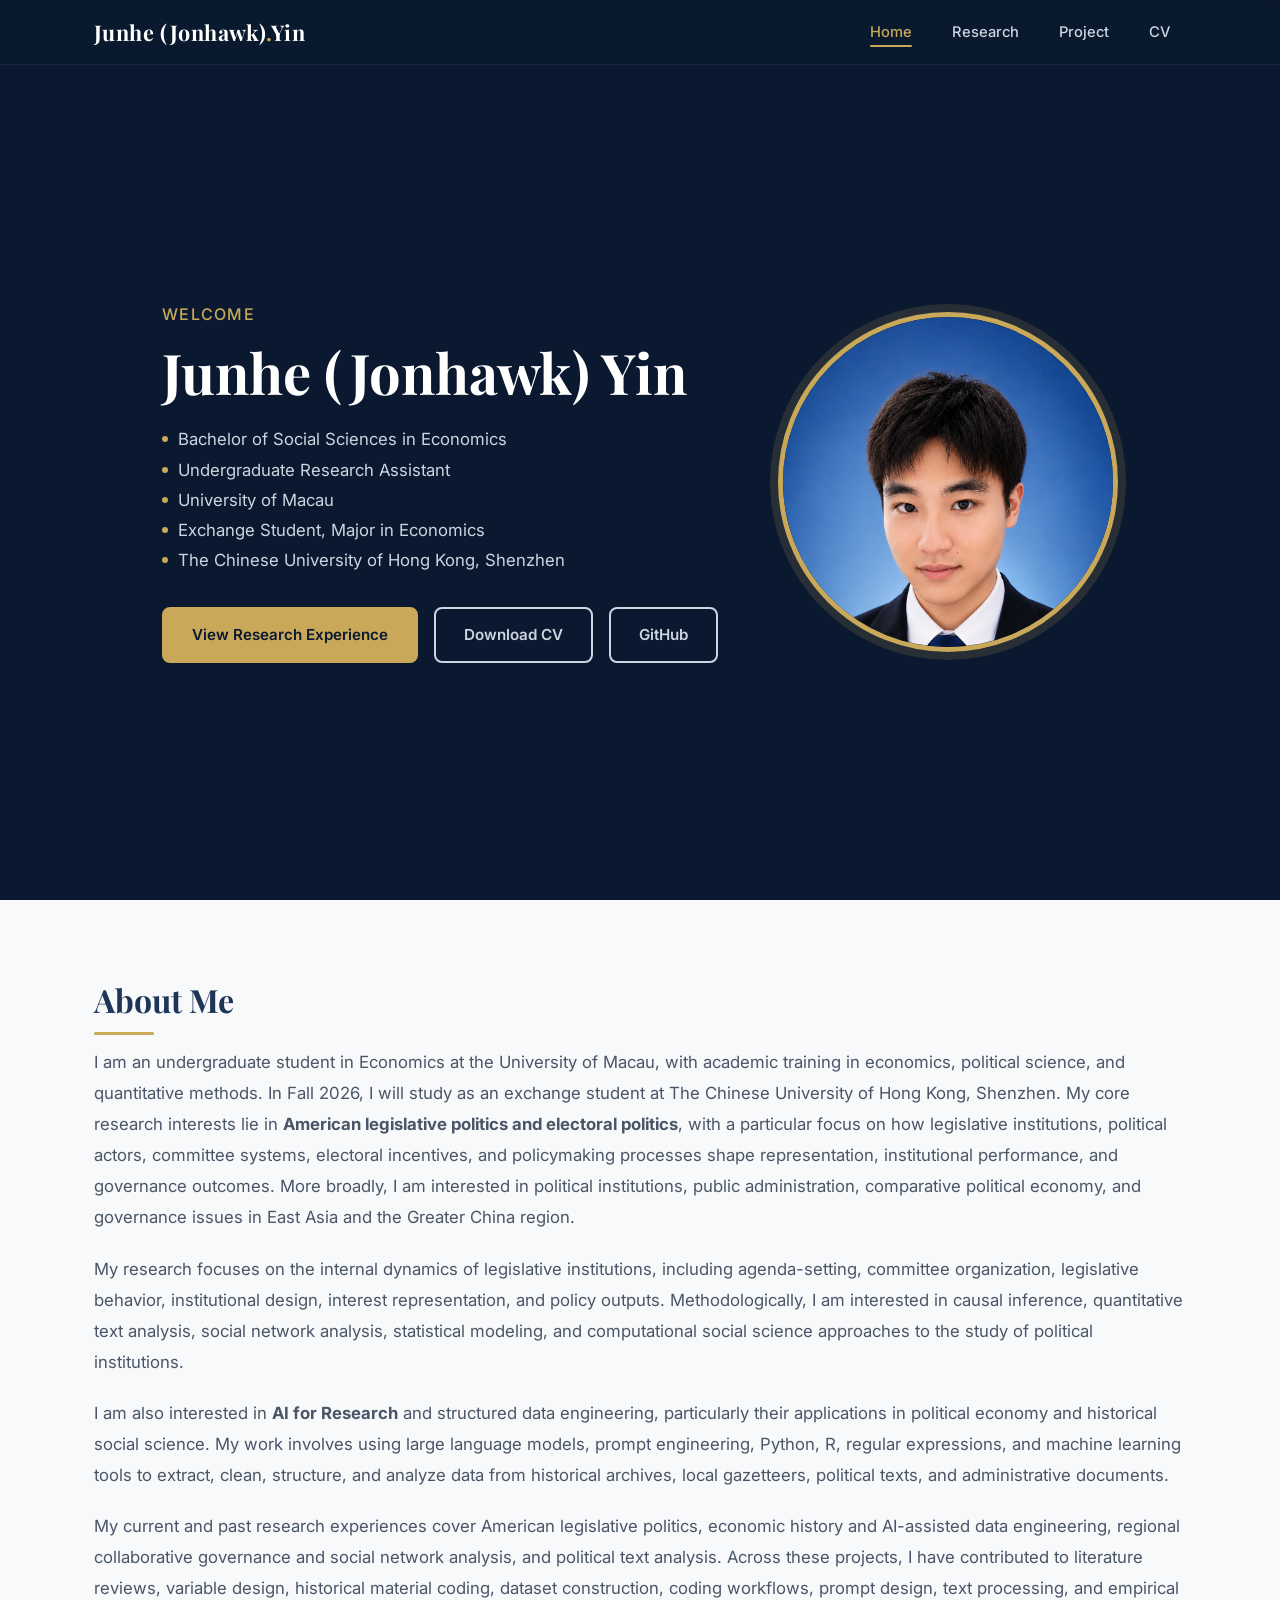
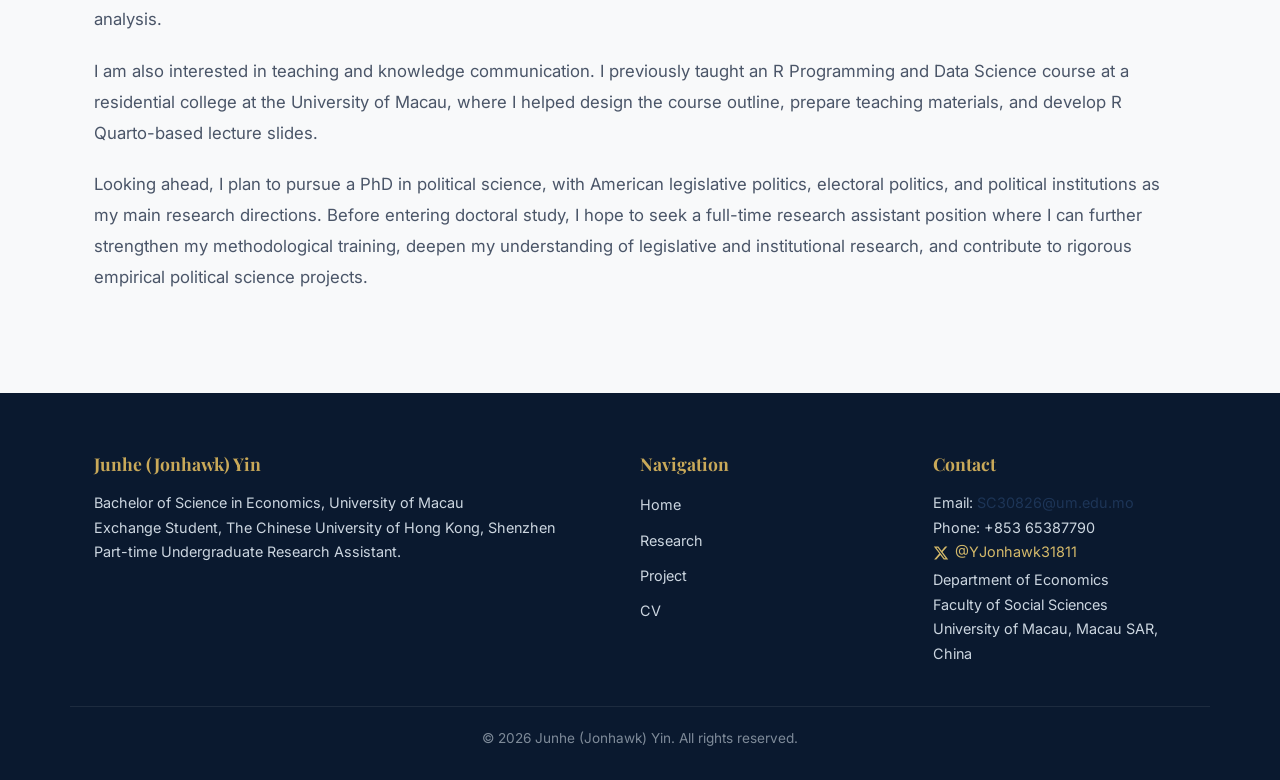
<file: index.html>
<!DOCTYPE html>
<html lang="en">
<head>
    <meta charset="UTF-8">
    <meta name="viewport" content="width=device-width, initial-scale=1.0">
    <title>Home | Junhe (Jonhawk) Yin</title>

    <meta name="google-site-verification" content="0E7UenBRxOjwbAGi5gpJ-2bU0Xsmihh_o_62zTsqPNQ" />

    <link rel="preconnect" href="https://fonts.googleapis.com">
    <link rel="preconnect" href="https://fonts.gstatic.com" crossorigin>
    <link href="https://fonts.googleapis.com/css2?family=Inter:wght@300;400;500;600;700&family=Merriweather:wght@300;400&family=Playfair+Display:wght@400;600;700&display=swap" rel="stylesheet">
    <link rel="stylesheet" href="css/style.css">
</head>
<body>

    <!-- ========== HEADER ========== -->
    <header class="site-header">
        <div class="nav-inner">
            <a href="index.html" class="nav-logo">Junhe (Jonhawk)<span class="dot">.</span>Yin</a>
            <button class="hamburger" aria-label="Toggle navigation">
                <span></span><span></span><span></span>
            </button>
            <ul class="nav-links">
                <li><a href="index.html" class="active">Home</a></li>
                <li><a href="research.html">Research</a></li>
                <li><a href="project.html">Project</a></li>
                <li><a href="CV.html">CV</a></li>
<!--                 <li><a href="Poliprompt_Package.html">PoliPrompt</a></li> -->
            </ul>
        </div>
    </header>

    <!-- ========== HERO ========== -->
    <section class="hero">
        <div class="hero-grid">
            <div class="hero-text">
                <p class="hero-greeting">Welcome</p>
                <h1 class="hero-name">Junhe (Jonhawk) Yin</h1>
                <ul class="hero-titles">
                    <li>Bachelor of Social Sciences in Economics</li>
                    <li>Undergraduate Research Assistant</li>
                    <li>University of Macau</li>
                    <li>Exchange Student, Major in Economics</li>
                    <li>The Chinese University of Hong Kong, Shenzhen</li>
                </ul>
                <div class="hero-buttons">
                    <a href="research.html" class="btn btn-gold">View Research Experience</a>
                    <a href="YIN_CV.pdf" download class="btn btn-outline">Download CV</a>
                    <a href="https://github.com/JONHAWK-JH-YIN" target="_blank" class="btn btn-outline">GitHub</a>
                </div>
            </div>
            <img src="IMG_8127.png" alt="Photo of Junhe (Jonhawk) Yin" class="hero-photo">
        </div>
    </section>

    <!-- ========== ABOUT ========== -->
    <section class="section">
        <div class="container">
            <h2 class="section-heading reveal">About Me</h2>
            <div class="about-text reveal" data-delay="100">
                <p>
                    I am an undergraduate student in Economics at the University of Macau, with academic training in economics, political science, and quantitative methods. In Fall 2026, I will study as an exchange student at The Chinese University of Hong Kong, Shenzhen. My core research interests lie in <strong>American legislative politics and electoral politics</strong>, with a particular focus on how legislative institutions, political actors, committee systems, electoral incentives, and policymaking processes shape representation, institutional performance, and governance outcomes. More broadly, I am interested in political institutions, public administration, comparative political economy, and governance issues in East Asia and the Greater China region.
                </p>
                <p>
                    My research focuses on the internal dynamics of legislative institutions, including agenda-setting, committee organization, legislative behavior, institutional design, interest representation, and policy outputs. Methodologically, I am interested in causal inference, quantitative text analysis, social network analysis, statistical modeling, and computational social science approaches to the study of political institutions.
                </p>
                <p>
                    I am also interested in <strong>AI for Research</strong> and structured data engineering, particularly their applications in political economy and historical social science. My work involves using large language models, prompt engineering, Python, R, regular expressions, and machine learning tools to extract, clean, structure, and analyze data from historical archives, local gazetteers, political texts, and administrative documents.
                </p>
                <p>
                    My current and past research experiences cover American legislative politics, economic history and AI-assisted data engineering, regional collaborative governance and social network analysis, and political text analysis. Across these projects, I have contributed to literature reviews, variable design, historical material coding, dataset construction, coding workflows, prompt design, text processing, and empirical analysis.
                </p>
                <p>
                    I am also interested in teaching and knowledge communication. I previously taught an R Programming and Data Science course at a residential college at the University of Macau, where I helped design the course outline, prepare teaching materials, and develop R Quarto-based lecture slides.
                </p>
                <p>
                    Looking ahead, I plan to pursue a PhD in political science, with American legislative politics, electoral politics, and political institutions as my main research directions. Before entering doctoral study, I hope to seek a full-time research assistant position where I can further strengthen my methodological training, deepen my understanding of legislative and institutional research, and contribute to rigorous empirical political science projects.
                </p>
            </div>
        </div>
    </section>

    <!-- ========== HIGHLIGHTS ========== -->
    <!-- <section class="section section--alt">
        <div class="container">
            <h2 class="section-heading reveal">Highlights</h2>
            <p class="section-sub reveal" data-delay="50">Key areas of research, projects, and scholarly output.</p>
            <div class="highlights-grid">
                <div class="highlight-card reveal" data-delay="100">
                    <h3>Research Focus</h3>
                    <p>NLP for political text, reinforcement learning and agentic AI systems, AI safety evaluation, urban governance, housing policy, and public opinion measurement.</p>
                </div>
                <div class="highlight-card reveal" data-delay="200">
                    <h3>Key Projects</h3>
                    <p><em>PoliPrompt 2.0</em> &mdash; open-source LLM classification toolkit. <em>SurveyFluency</em> &mdash; AI-driven survey intelligence platform. UNICEF AI Agent Systems &mdash; autonomous research agents for policy evaluation.</p>
                </div>
                <div class="highlight-card reveal" data-delay="300">
                    <h3>Publications</h3>
                    <p>Published in <em>Local Government Studies</em> and <em>Cities</em>. Papers under review on LLM text classification, jailbreak attack mitigation, and pandemic public opinion.</p>
                </div>
            </div>
        </div>
    </section> -->

    <!-- ========== FOOTER ========== -->
    <footer class="site-footer">
        <div class="footer-grid">
            <div class="footer-col">
                <h4>Junhe (Jonhawk) Yin</h4>
                <p>Bachelor of Science in Economics, University of Macau<br>
                    Exchange Student, The Chinese University of Hong Kong, Shenzhen<br>
                    Part-time Undergraduate Research Assistant.</p>
            </div>
            <div class="footer-col">
                <h4>Navigation</h4>
                <ul>
                    <li><a href="index.html">Home</a></li>
                    <li><a href="research.html">Research</a></li>
                    <li><a href="project.html">Project</a></li>
                    <li><a href="CV.html">CV</a></li>
    <!--                 <li><a href="Poliprompt_Package.html">PoliPrompt</a></li> -->
                </ul>
            </div>
            <div class="footer-col">
                <h4>Contact</h4>
                <p>
                    Email: <a href="mailto:SC30826@um.edu.mo">SC30826@um.edu.mo</a><br>
                    Phone: +853 65387790<br>
                    <a href="https://x.com/YJonhawk31811" target="_blank" rel="noopener noreferrer" style="color: var(--gold-400); display: inline-flex; align-items: center; gap: 6px;">
                        <svg xmlns="http://www.w3.org/2000/svg" width="16" height="16" viewBox="0 0 24 24" fill="currentColor">
                            <path d="M18.244 2.25h3.308l-7.227 8.26 8.502 11.24H16.17l-5.214-6.817L4.99 21.75H1.68l7.73-8.835L1.254 2.25H8.08l4.713 6.231zm-1.161 17.52h1.833L7.084 4.126H5.117z"/>
                        </svg>
                        @YJonhawk31811
                    </a><br>
                    Department of Economics<br>
                    Faculty of Social Sciences<br>
                    University of Macau, Macau SAR, China
                </p>
            </div>
        </div>
        <div class="footer-bottom">
            &copy; 2026 Junhe (Jonhawk) Yin. All rights reserved.
        </div>
    </footer>

    <script src="js/main.js"></script>
</body>
</html>
</file>
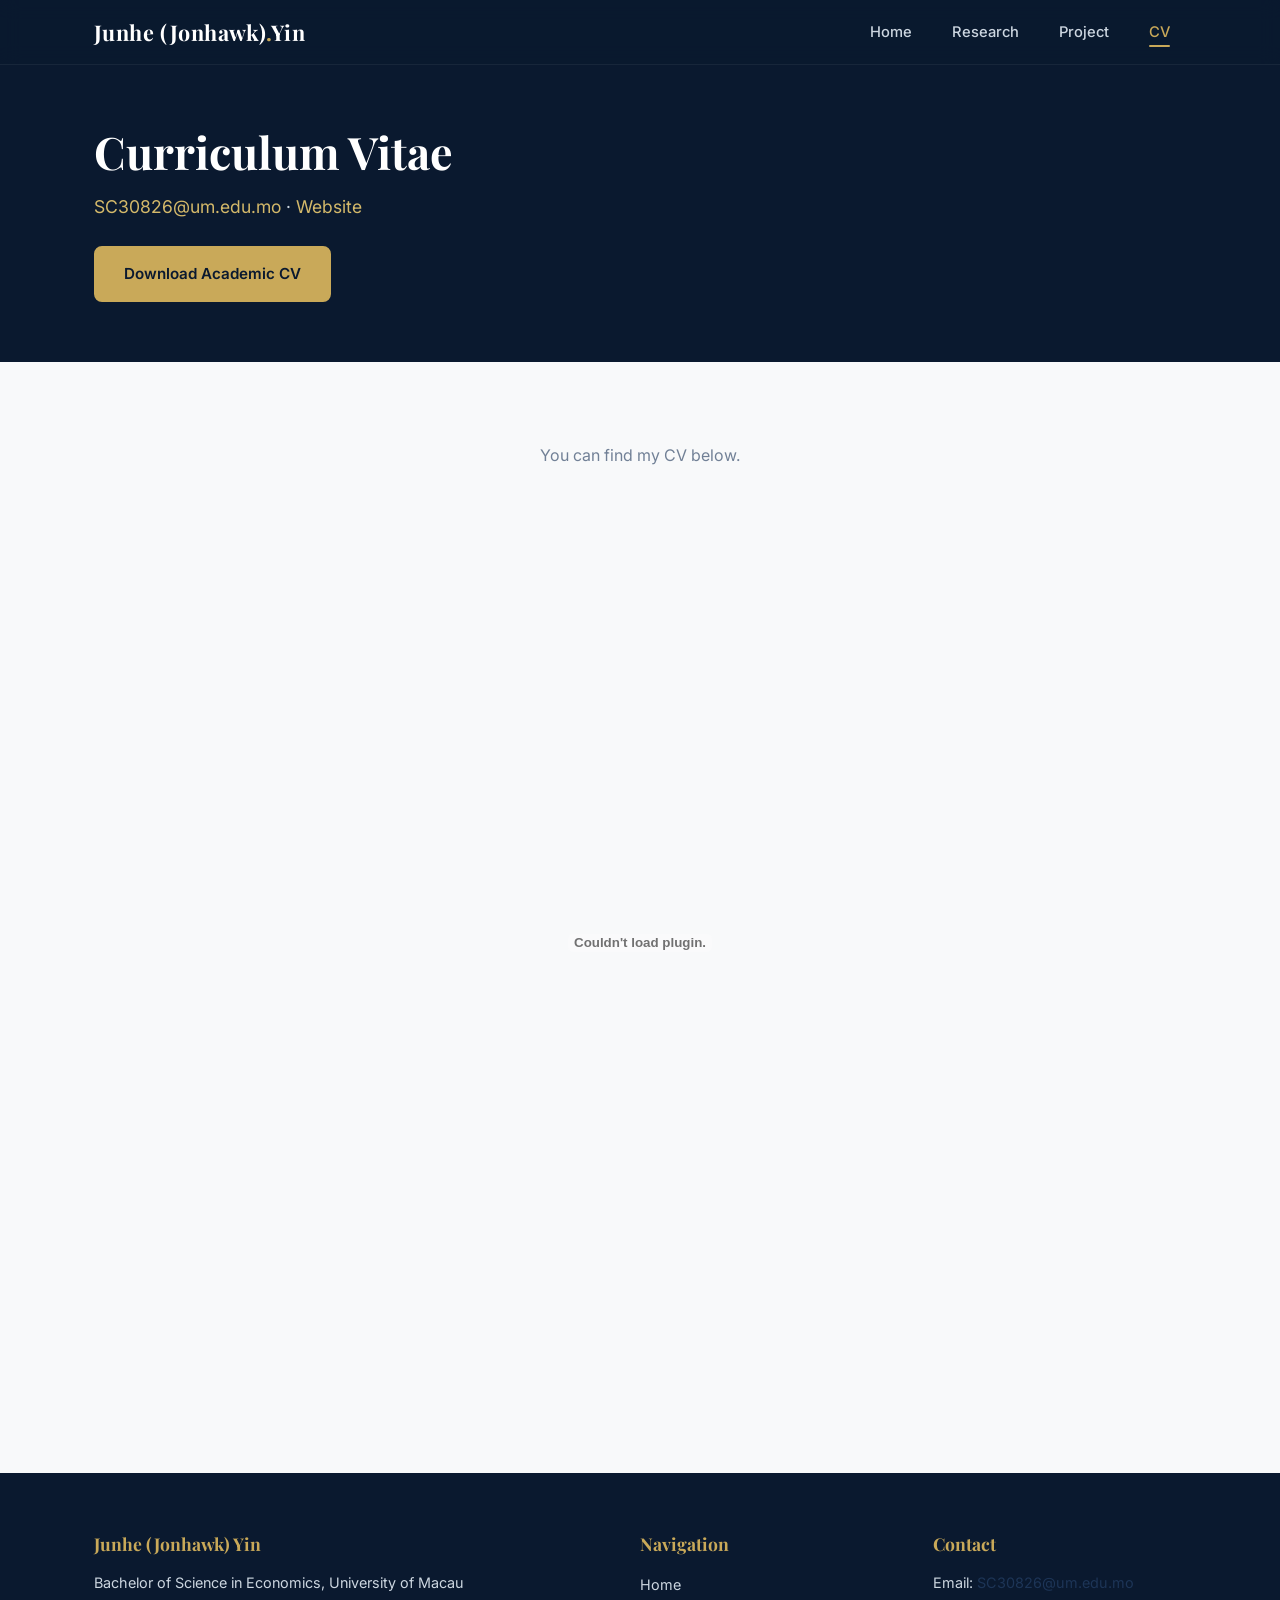
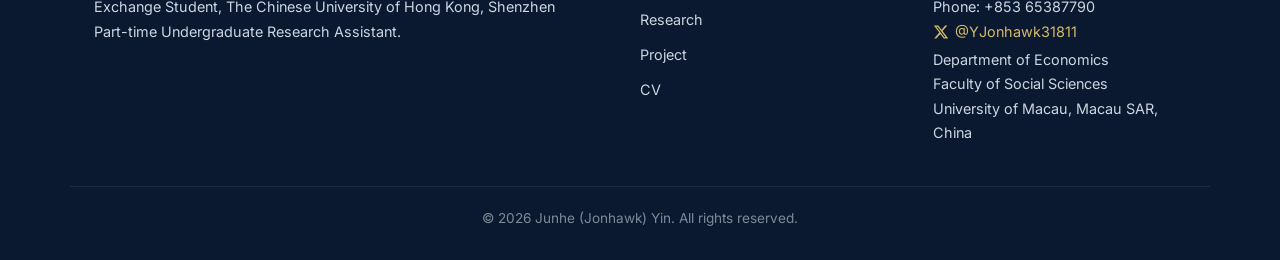
<file: CV.html>
<!DOCTYPE html>
<html lang="en">
<head>
    <meta charset="UTF-8">
    <meta name="viewport" content="width=device-width, initial-scale=1.0">
    <title>CV | Junhe (Jonhawk) Yin</title>

    <link rel="preconnect" href="https://fonts.googleapis.com">
    <link rel="preconnect" href="https://fonts.gstatic.com" crossorigin>
    <link href="https://fonts.googleapis.com/css2?family=Inter:wght@300;400;500;600;700&family=Merriweather:wght@300;400&family=Playfair+Display:wght@400;600;700&display=swap" rel="stylesheet">
    <link rel="stylesheet" href="css/style.css">
</head>
<body>

    <!-- ========== HEADER ========== -->
    <header class="site-header">
        <div class="nav-inner">
            <a href="index.html" class="nav-logo">Junhe (Jonhawk)<span class="dot">.</span>Yin</a>
            <button class="hamburger" aria-label="Toggle navigation">
                <span></span><span></span><span></span>
            </button>
            <ul class="nav-links">
                <li><a href="index.html">Home</a></li>
                <li><a href="research.html">Research</a></li>
                <li><a href="project.html">Project</a></li>
                <li><a href="CV.html" class="active">CV</a></li>
<!--                 <li><a href="Poliprompt_Package.html">PoliPrompt</a></li> -->
            </ul>
        </div>
    </header>

    <!-- ========== PAGE BANNER ========== -->
    <section class="page-banner">
        <div class="container">
            <h1>Curriculum Vitae</h1>
            <p class="banner-contact">
                <a href="mailto:SC30826@um.edu.mo">SC30826@um.edu.mo</a> &middot;
                <a href="https://jonhawk-jh-yin.github.io/index.html">Website</a>
            </p>
            <div class="banner-buttons">
                <a href="YIN_CV.pdf" download class="btn btn-gold">Download Academic CV</a>
            </div>
        </div>
    </section>

    <!-- ========== EMBEDDED PDF CV ========== -->
    <section class="section">
        <div class="container">
            <p style="text-align: center; margin-bottom: 24px; color: var(--text-muted);">You can find my CV below.</p>
            <div class="pdf-container reveal" data-delay="100">
                <object data="YIN_CV.pdf" type="application/pdf" width="100%" height="900px" style="display: block;">
                    <embed src="YIN_CV.pdf#view=FitH" type="application/pdf" width="100%" height="900px" />
                </object>
            </div>
        </div>
    </section>

    <!-- ========== FOOTER ========== -->
    <footer class="site-footer">
        <div class="footer-grid">
            <div class="footer-col">
                <h4>Junhe (Jonhawk) Yin</h4>
                <p>Bachelor of Science in Economics, University of Macau<br>
                    Exchange Student, The Chinese University of Hong Kong, Shenzhen<br>
                    Part-time Undergraduate Research Assistant.</p>
            </div>
            <div class="footer-col">
                <h4>Navigation</h4>
                <ul>
                    <li><a href="index.html">Home</a></li>
                    <li><a href="research.html">Research</a></li>
                    <li><a href="project.html">Project</a></li>
                    <li><a href="CV.html">CV</a></li>
    <!--                 <li><a href="Poliprompt_Package.html">PoliPrompt</a></li> -->
                </ul>
            </div>
            <div class="footer-col">
                <h4>Contact</h4>
                <p>
                    Email: <a href="mailto:SC30826@um.edu.mo">SC30826@um.edu.mo</a><br>
                    Phone: +853 65387790<br>
                    <a href="https://x.com/YJonhawk31811" target="_blank" rel="noopener noreferrer" style="color: var(--gold-400); display: inline-flex; align-items: center; gap: 6px;">
                        <svg xmlns="http://www.w3.org/2000/svg" width="16" height="16" viewBox="0 0 24 24" fill="currentColor">
                            <path d="M18.244 2.25h3.308l-7.227 8.26 8.502 11.24H16.17l-5.214-6.817L4.99 21.75H1.68l7.73-8.835L1.254 2.25H8.08l4.713 6.231zm-1.161 17.52h1.833L7.084 4.126H5.117z"/>
                        </svg>
                        @YJonhawk31811
                    </a><br>
                    Department of Economics<br>
                    Faculty of Social Sciences<br>
                    University of Macau, Macau SAR, China
                </p>
            </div>
        </div>
        <div class="footer-bottom">
            &copy; 2026 Junhe (Jonhawk) Yin. All rights reserved.
        </div>
    </footer>

    <script src="js/main.js"></script>
</body>
</html>
</file>
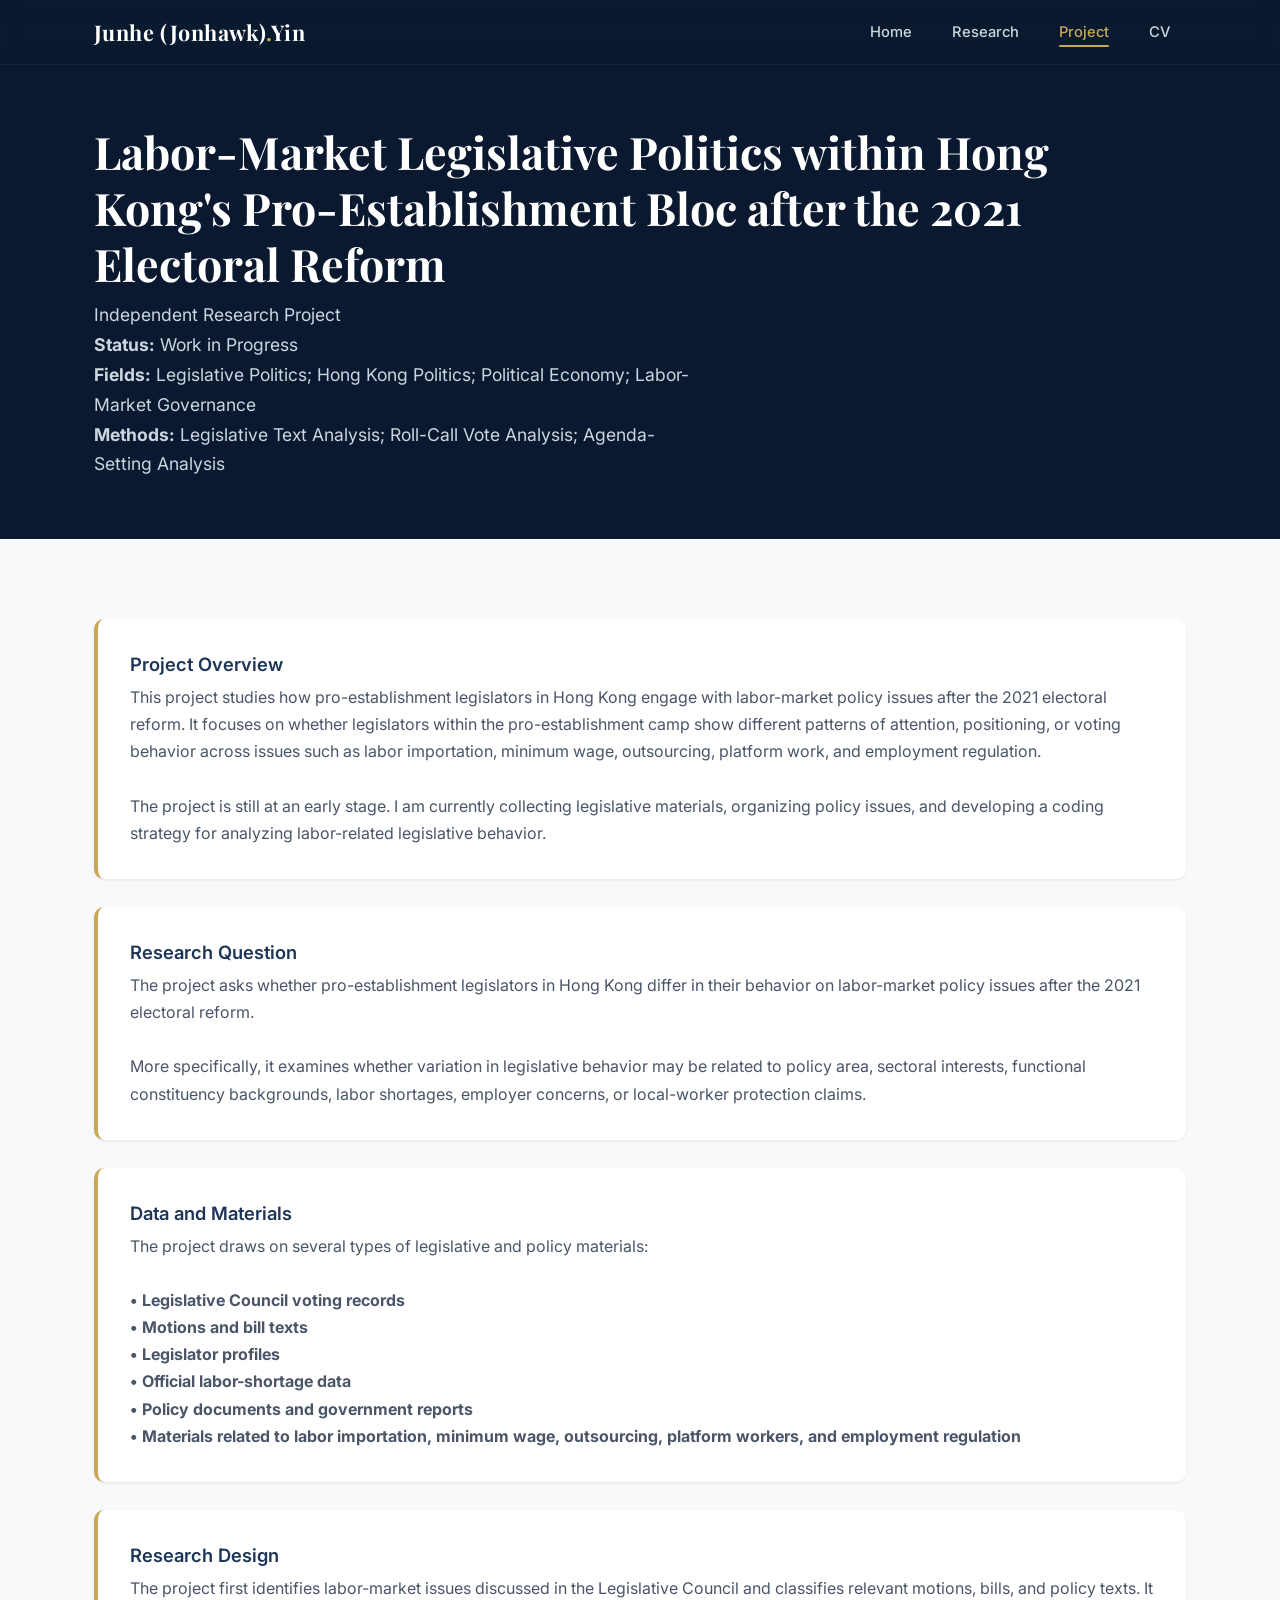
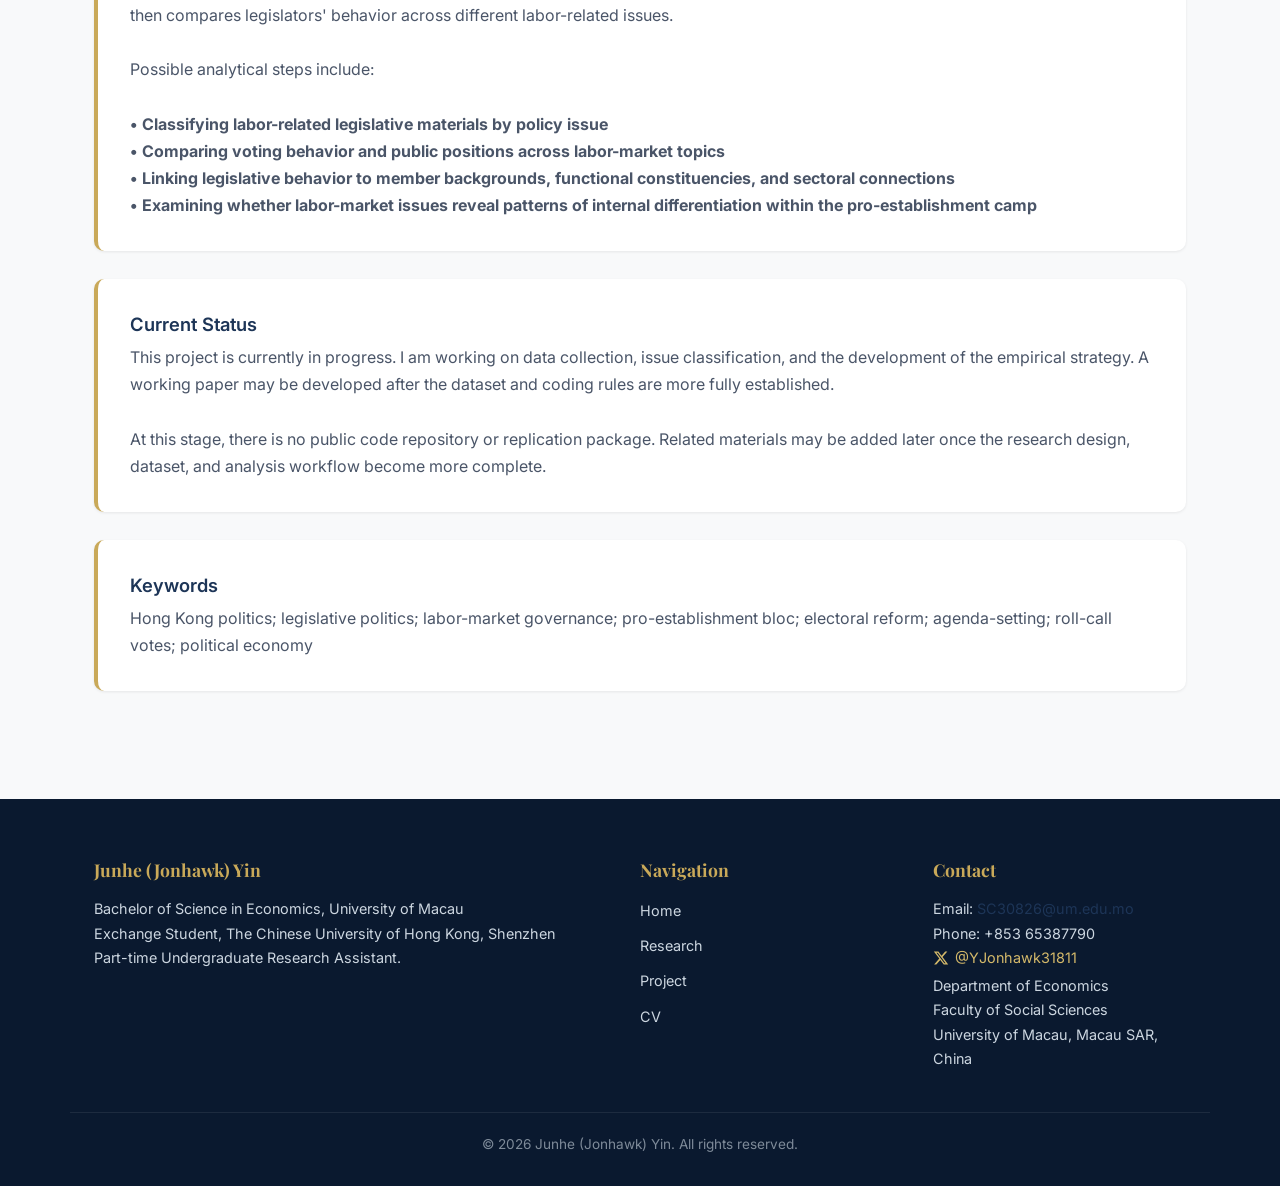
<file: project.html>
<!DOCTYPE html>
<html lang="en">
<head>
    <meta charset="UTF-8">
    <meta name="viewport" content="width=device-width, initial-scale=1.0">
    <title>Project | Junhe (Jonhawk) Yin</title>

    <link rel="preconnect" href="https://fonts.googleapis.com">
    <link rel="preconnect" href="https://fonts.gstatic.com" crossorigin>
    <link href="https://fonts.googleapis.com/css2?family=Inter:wght@300;400;500;600;700&family=Merriweather:wght@300;400&family=Playfair+Display:wght@400;600;700&display=swap" rel="stylesheet">
    <link rel="stylesheet" href="css/style.css">
</head>
<body>

    <!-- ========== HEADER ========== -->
    <header class="site-header">
        <div class="nav-inner">
            <a href="index.html" class="nav-logo">Junhe (Jonhawk)<span class="dot">.</span>Yin</a>
            <button class="hamburger" aria-label="Toggle navigation">
                <span></span><span></span><span></span>
            </button>
            <ul class="nav-links">
                <li><a href="index.html">Home</a></li>
                <li><a href="research.html">Research</a></li>
                <li><a href="project.html" class="active">Project</a></li>
                <li><a href="CV.html">CV</a></li>
<!--                 <li><a href="Poliprompt_Package.html">PoliPrompt</a></li> -->
            </ul>
        </div>
    </header>

    <!-- ========== PAGE BANNER ========== -->
    <section class="page-banner">
        <div class="container">
            <h1>Labor-Market Legislative Politics within Hong Kong's Pro-Establishment Bloc after the 2021 Electoral Reform</h1>
            <p>Independent Research Project</p>
            <p><strong>Status:</strong> Work in Progress</p>
            <p><strong>Fields:</strong> Legislative Politics; Hong Kong Politics; Political Economy; Labor-Market Governance</p>
            <p><strong>Methods:</strong> Legislative Text Analysis; Roll-Call Vote Analysis; Agenda-Setting Analysis</p>
        </div>
    </section>

    <!-- ========== PROJECT DETAILS ========== -->
    <section class="section">
        <div class="container">
            <div class="research-card reveal" data-delay="100">
                <h3>Project Overview</h3>
                <p class="abstract-text">
                    This project studies how pro-establishment legislators in Hong Kong engage with labor-market policy issues after the 2021 electoral reform. It focuses on whether legislators within the pro-establishment camp show different patterns of attention, positioning, or voting behavior across issues such as labor importation, minimum wage, outsourcing, platform work, and employment regulation.<br><br>
                    The project is still at an early stage. I am currently collecting legislative materials, organizing policy issues, and developing a coding strategy for analyzing labor-related legislative behavior.
                </p>
            </div>

            <div class="research-card reveal" data-delay="200">
                <h3>Research Question</h3>
                <p class="abstract-text">
                    The project asks whether pro-establishment legislators in Hong Kong differ in their behavior on labor-market policy issues after the 2021 electoral reform.<br><br>
                    More specifically, it examines whether variation in legislative behavior may be related to policy area, sectoral interests, functional constituency backgrounds, labor shortages, employer concerns, or local-worker protection claims.
                </p>
            </div>

            <div class="research-card reveal" data-delay="300">
                <h3>Data and Materials</h3>
                <p class="abstract-text">
                    The project draws on several types of legislative and policy materials:<br><br>
                    <strong>• Legislative Council voting records</strong><br>
                    <strong>• Motions and bill texts</strong><br>
                    <strong>• Legislator profiles</strong><br>
                    <strong>• Official labor-shortage data</strong><br>
                    <strong>• Policy documents and government reports</strong><br>
                    <strong>• Materials related to labor importation, minimum wage, outsourcing, platform workers, and employment regulation</strong>
                </p>
            </div>

            <div class="research-card reveal" data-delay="400">
                <h3>Research Design</h3>
                <p class="abstract-text">
                    The project first identifies labor-market issues discussed in the Legislative Council and classifies relevant motions, bills, and policy texts. It then compares legislators' behavior across different labor-related issues.<br><br>
                    Possible analytical steps include:<br><br>
                    <strong>• Classifying labor-related legislative materials by policy issue</strong><br>
                    <strong>• Comparing voting behavior and public positions across labor-market topics</strong><br>
                    <strong>• Linking legislative behavior to member backgrounds, functional constituencies, and sectoral connections</strong><br>
                    <strong>• Examining whether labor-market issues reveal patterns of internal differentiation within the pro-establishment camp</strong>
                </p>
            </div>

            <div class="research-card reveal" data-delay="500">
                <h3>Current Status</h3>
                <p class="abstract-text">
                    This project is currently in progress. I am working on data collection, issue classification, and the development of the empirical strategy. A working paper may be developed after the dataset and coding rules are more fully established.<br><br>
                    At this stage, there is no public code repository or replication package. Related materials may be added later once the research design, dataset, and analysis workflow become more complete.
                </p>
            </div>

            <div class="research-card reveal" data-delay="600">
                <h3>Keywords</h3>
                <p class="abstract-text">
                    Hong Kong politics; legislative politics; labor-market governance; pro-establishment bloc; electoral reform; agenda-setting; roll-call votes; political economy
                </p>
            </div>
        </div>
    </section>

    <!-- ========== FOOTER ========== -->
    <footer class="site-footer">
        <div class="footer-grid">
            <div class="footer-col">
                <h4>Junhe (Jonhawk) Yin</h4>
                <p>Bachelor of Science in Economics, University of Macau<br>
                    Exchange Student, The Chinese University of Hong Kong, Shenzhen<br>
                    Part-time Undergraduate Research Assistant.</p>
            </div>
            <div class="footer-col">
                <h4>Navigation</h4>
                <ul>
                    <li><a href="index.html">Home</a></li>
                    <li><a href="research.html">Research</a></li>
                    <li><a href="project.html">Project</a></li>
                    <li><a href="CV.html">CV</a></li>
    <!--                 <li><a href="Poliprompt_Package.html">PoliPrompt</a></li> -->
                </ul>
            </div>
            <div class="footer-col">
                <h4>Contact</h4>
                <p>
                    Email: <a href="mailto:SC30826@um.edu.mo">SC30826@um.edu.mo</a><br>
                    Phone: +853 65387790<br>
                    <a href="https://x.com/YJonhawk31811" target="_blank" rel="noopener noreferrer" style="color: var(--gold-400); display: inline-flex; align-items: center; gap: 6px;">
                        <svg xmlns="http://www.w3.org/2000/svg" width="16" height="16" viewBox="0 0 24 24" fill="currentColor">
                            <path d="M18.244 2.25h3.308l-7.227 8.26 8.502 11.24H16.17l-5.214-6.817L4.99 21.75H1.68l7.73-8.835L1.254 2.25H8.08l4.713 6.231zm-1.161 17.52h1.833L7.084 4.126H5.117z"/>
                        </svg>
                        @YJonhawk31811
                    </a><br>
                    Department of Economics<br>
                    Faculty of Social Sciences<br>
                    University of Macau, Macau SAR, China
                </p>
            </div>
        </div>
        <div class="footer-bottom">
            &copy; 2026 Junhe (Jonhawk) Yin. All rights reserved.
        </div>
    </footer>

    <script src="js/main.js"></script>
</body>
</html>
</file>
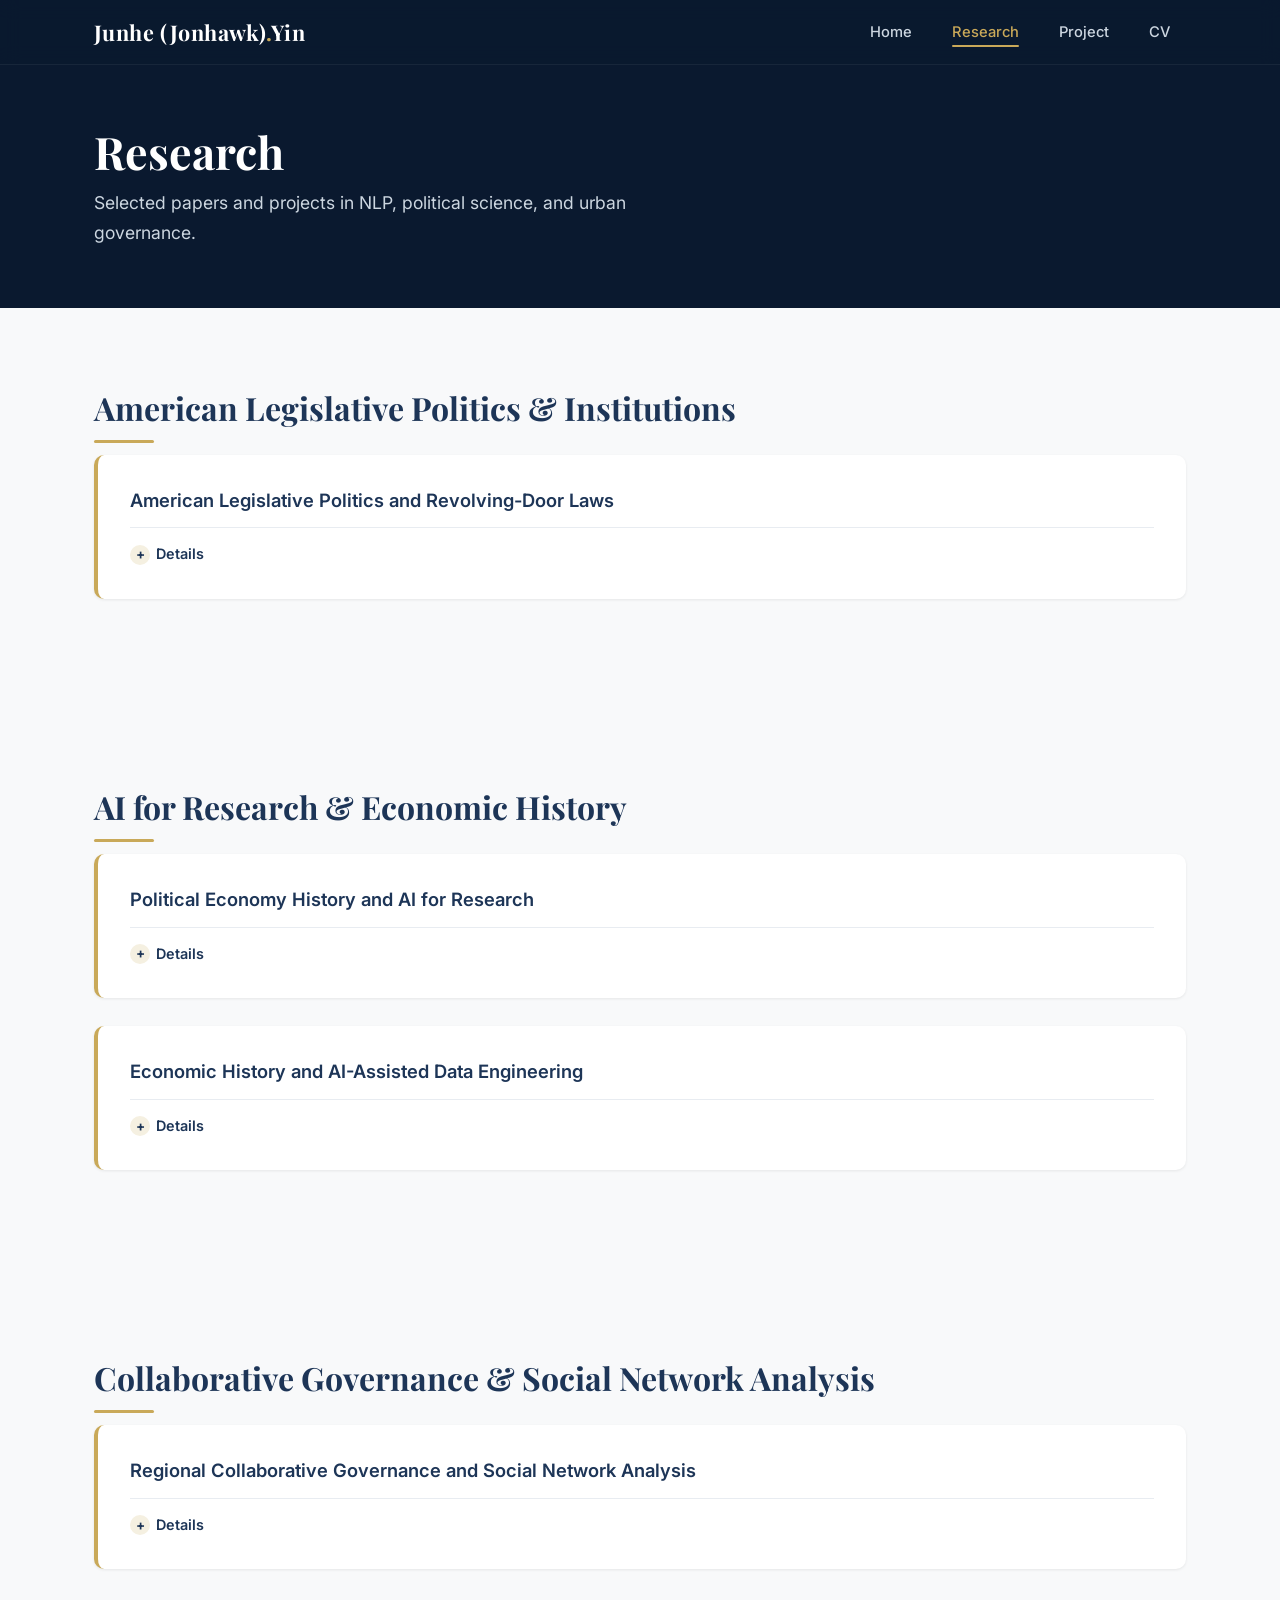
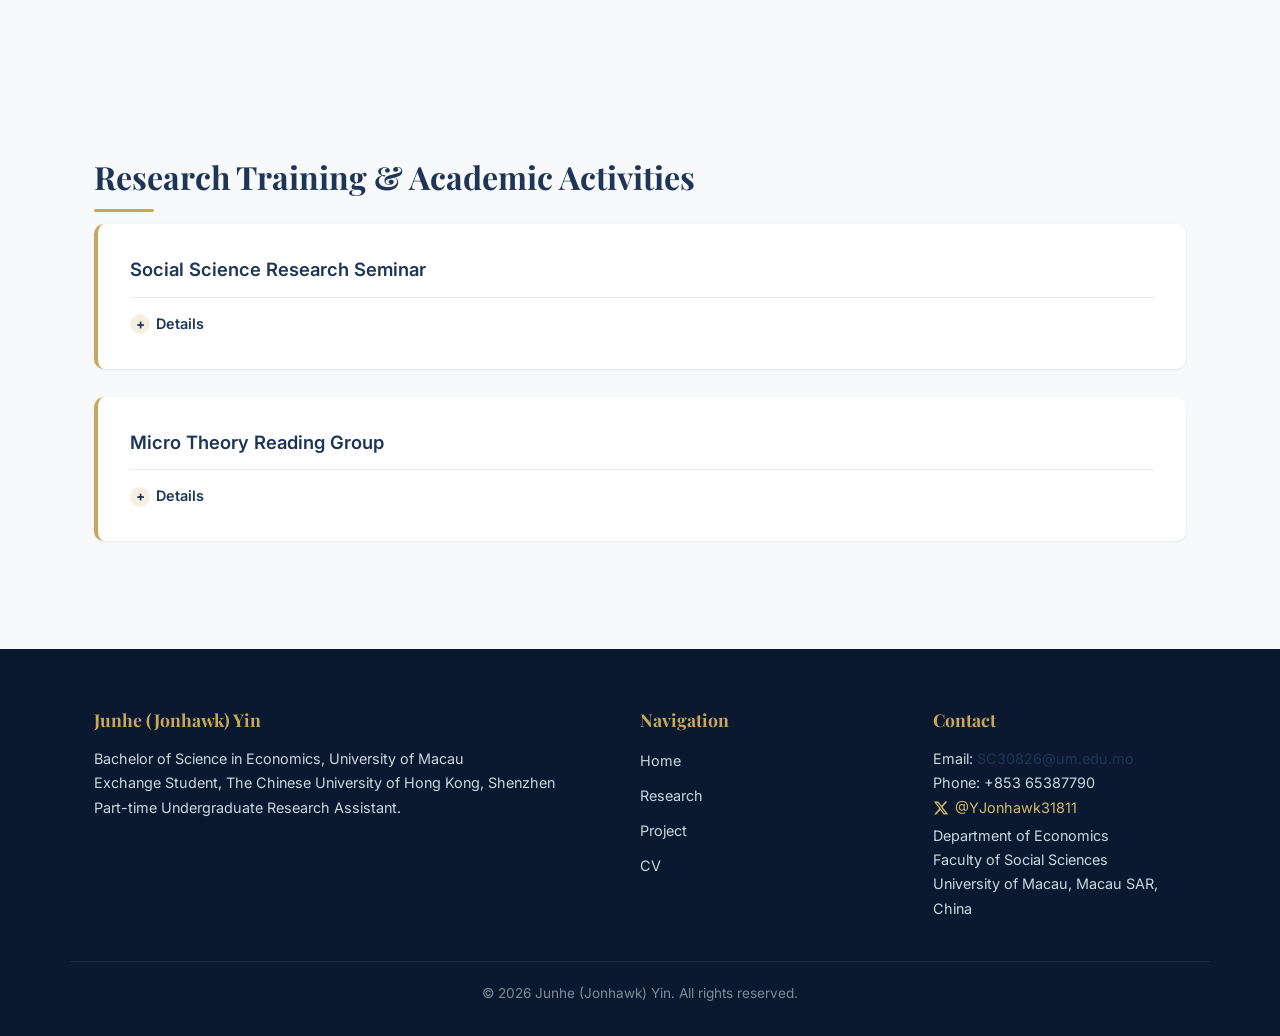
<file: research.html>
<!DOCTYPE html>
<html lang="en">
<head>
    <meta charset="UTF-8">
    <meta name="viewport" content="width=device-width, initial-scale=1.0">
    <title>Research | Junhe (Jonhawk) Yin</title>

    <link rel="preconnect" href="https://fonts.googleapis.com">
    <link rel="preconnect" href="https://fonts.gstatic.com" crossorigin>
    <link href="https://fonts.googleapis.com/css2?family=Inter:wght@300;400;500;600;700&family=Merriweather:wght@300;400&family=Playfair+Display:wght@400;600;700&display=swap" rel="stylesheet">
    <link rel="stylesheet" href="css/style.css">
</head>
<body>

    <!-- ========== HEADER ========== -->
    <header class="site-header">
        <div class="nav-inner">
            <a href="index.html" class="nav-logo">Junhe (Jonhawk)<span class="dot">.</span>Yin</a>
            <button class="hamburger" aria-label="Toggle navigation">
                <span></span><span></span><span></span>
            </button>
            <ul class="nav-links">
                <li><a href="index.html">Home</a></li>
                <li><a href="research.html" class="active">Research</a></li>
                <li><a href="project.html">Project</a></li>
                <li><a href="CV.html">CV</a></li>
<!--                 <li><a href="Poliprompt_Package.html">PoliPrompt</a></li> -->
            </ul>
        </div>
    </header>

    <!-- ========== PAGE BANNER ========== -->
    <section class="page-banner">
        <div class="container">
            <h1>Research</h1>
            <p>Selected papers and projects in NLP, political science, and urban governance.</p>
        </div>
    </section>

    <!-- ========== AMERICAN LEGISLATIVE POLITICS ========== -->
    <section class="section">
        <div class="container">
            <h2 class="section-heading reveal">American Legislative Politics &amp; Institutions</h2>

            <div class="research-card reveal" data-delay="100">
                <h3>American Legislative Politics and Revolving-Door Laws</h3>
                <details>
                    <summary>Details</summary>
                    <p class="abstract-text">
                        <strong>Research Assistant with <a href="https://www.fredgui.com/" target="_blank" rel="noopener noreferrer" style="color: var(--gold-400);">Prof. Fred Gui</a>, Louisiana State University</strong><br>
                        <strong>July 2026 – Present</strong><br>
                        <strong>Keywords:</strong> American legislative politics; revolving-door laws; political institutions; legislative behavior<br><br>
                        I assist with a research project examining how U.S. revolving-door laws affect legislators and legislative behavior. My work focuses on collecting, organizing, and cleaning data related to state-level legal and political institutions.<br><br>
                        <strong>Main Contributions:</strong><br>
                        • Collected and cleaned data on U.S. revolving-door laws and related institutional rules.<br>
                        • Organized state-level legal and political information for empirical analysis.<br>
                        • Developed a stronger research interest in the relationship between institutional design and legislative behavior.
                    </p>
                </details>

            </div>
        </div>
    </section>

    <!-- ========== AI FOR RESEARCH & ECONOMIC HISTORY ========== -->
    <section class="section">
        <div class="container">
            <h2 class="section-heading reveal">AI for Research &amp; Economic History</h2>

            <div class="research-card reveal" data-delay="100">
                <h3>Political Economy History and AI for Research</h3>
                <details>
                    <summary>Details</summary>
                    <p class="abstract-text">
                        <strong>Research Assistant | <a href="https://www.weiwenyin.org/" target="_blank" rel="noopener noreferrer" style="color: var(--gold-400);">Prof. Weiwen Yin</a>, University of Macau</strong><br>
                        <strong>November 2025 – Present</strong><br><br>
                        <strong>Keywords:</strong> political economy; AI for Research; prompt engineering; reproducible research; causal inference<br><br>
                        I work on projects related to political economy history and AI-assisted social science research. My responsibilities combine literature mapping, research workflow design, and structured data extraction from historical materials.<br><br>
                        <strong>Main Contributions:</strong><br>
                        • Translated political economy articles and reproduced formula-intensive materials in R Quarto.<br>
                        • Designed structured prompts in Google AI Studio to extract information from historical archives.<br>
                        • Surveyed scholarly articles, GitHub repositories, public databases, and other resources on AI-assisted social science research.<br>
                        • Participated in graduate-level causal inference training and applied methodological concepts to ongoing empirical research.
                    </p>
                </details>

            </div>

            <div class="research-card reveal" data-delay="200">
                <h3>Economic History and AI-Assisted Data Engineering</h3>
                <details>
                    <summary>Details</summary>
                    <p class="abstract-text">
                        <strong>Research Assistant | Project led by <a href="https://sites.google.com/site/gaopei11/home" target="_blank" rel="noopener noreferrer" style="color: var(--gold-400);">Prof. Pei Gao</a> and <a href="https://sites.google.com/site/leiyhecon" target="_blank" rel="noopener noreferrer" style="color: var(--gold-400);">Prof. Yu-Hsiang Lei</a></strong><br>
                        <strong>June 2025 – Present</strong><br>
                        <strong>Project:</strong> The Persistent Impact of Historical Conflicts in China<br><br>
                        <strong>Keywords:</strong> economic history; historical conflicts; local gazetteers; structured data engineering; LLM-based extraction<br><br>
                        I serve as the primary undergraduate coordinator at the University of Macau for an economic history project on the persistent impact of historical conflicts in China. The project involves constructing village-level historical datasets from gazetteers and local chronicles.<br><br>
                        <strong>Main Contributions:</strong><br>
                        • Helped build a standardized 33-variable village-level coding framework.<br>
                        • Identified and coded variables from historical gazetteers and local chronicles, including population, religious institutions, infrastructure, migration, education, and institutional features.<br>
                        • Designed and refined large language model prompts for structured information extraction from raw TXT sources.<br>
                        • Contributed to a scalable TXT–JSON–CSV data transformation pipeline.<br>
                        • Modified Python scripts for splitting digitized PDF books and supported automated PDF segmentation for batch processing and validation.
                    </p>
                </details>

            </div>
        </div>
    </section>

    <!-- ========== COLLABORATIVE GOVERNANCE & SOCIAL NETWORK ANALYSIS ========== -->
    <section class="section">
        <div class="container">
            <h2 class="section-heading reveal">Collaborative Governance &amp; Social Network Analysis</h2>

            <div class="research-card reveal" data-delay="100">
                <h3>Regional Collaborative Governance and Social Network Analysis</h3>
                <details>
                    <summary>Details</summary>
                    <p class="abstract-text">
                        <strong>Research Assistant | <a href="https://gpa.fss.um.edu.mo/zhangshuwen/" target="_blank" rel="noopener noreferrer" style="color: var(--gold-400);">Prof. Shuwen Zhang</a>, University of Macau</strong><br>
                        <strong>Summer 2026</strong><br><br>
                        <strong>Keywords:</strong> public administration; collaborative governance; regional governance; social network analysis; intercity cooperation<br><br>
                        I worked on a project studying regional collaborative governance across the Greater Bay Area, the Beijing–Tianjin–Hebei region, and the Yangtze River Delta. The project focuses on intercity cooperation, policy coordination, and institutional arrangements.<br><br>
                        <strong>Main Contributions:</strong><br>
                        • Identified and organized variables related to collaborative urban governance.<br>
                        • Constructed preliminary city-level and dyadic data structures to capture intercity collaboration ties.<br>
                        • Conducted social network analysis in R to examine network structure, centrality, and cross-city connectivity.<br>
                        • Strengthened my interest in public administration, collaborative governance, and network-based approaches to institutional analysis.
                    </p>
                </details>

            </div>
        </div>
    </section>

    <!-- ========== RESEARCH TRAINING & ACADEMIC ACTIVITIES ========== -->
    <section class="section">
        <div class="container">
            <h2 class="section-heading reveal">Research Training &amp; Academic Activities</h2>

            <div class="research-card reveal" data-delay="100">
                <h3>Social Science Research Seminar</h3>
                <details>
                    <summary>Details</summary>
                    <p class="abstract-text">
                        <strong>Participant | <a href="https://www.hkmu.edu.hk/ss/about/people/faculty-2/dr-li-tao/" target="_blank" rel="noopener noreferrer" style="color: var(--gold-400);">Prof. Tao Li</a>, Hong Kong Metropolitan University</strong><br>
                        <strong>Present</strong><br><br>
                        I participate in a faculty-led seminar on empirical strategies and research design. The seminar focuses on causal reasoning, theoretical framing, identification, and research design across political science, economics, and public policy.
                    </p>
                </details>

            </div>

            <div class="research-card reveal" data-delay="200">
                <h3>Micro Theory Reading Group</h3>
                <details>
                    <summary>Details</summary>
                    <p class="abstract-text">
                        <strong>Participant | Department of Economics, University of Macau</strong><br>
                        <strong>Present</strong><br><br>
                        I participate in a department-level reading group on advanced microeconomic theory, led by <a href="https://inaciobo.com/" target="_blank" rel="noopener noreferrer" style="color: var(--gold-400);">Prof. Inácio Bó</a> and <a href="https://sites.google.com/view/lawrence-choo/home" target="_blank" rel="noopener noreferrer" style="color: var(--gold-400);">Prof. Lawrence Choo</a>. <a href="https://inaciobo.com/reading-group.html" target="_blank" rel="noopener noreferrer" style="color: var(--gold-400);">The reading group</a> engages with classical and contemporary literature in microeconomic theory.
                    </p>
                </details>

            </div>
        </div>
    </section>

    <!-- ========== FOOTER ========== -->
    <footer class="site-footer">
        <div class="footer-grid">
            <div class="footer-col">
                <h4>Junhe (Jonhawk) Yin</h4>
                <p>Bachelor of Science in Economics, University of Macau<br>
                    Exchange Student, The Chinese University of Hong Kong, Shenzhen<br>
                    Part-time Undergraduate Research Assistant.</p>
            </div>
            <div class="footer-col">
                <h4>Navigation</h4>
                <ul>
                    <li><a href="index.html">Home</a></li>
                    <li><a href="research.html">Research</a></li>
                    <li><a href="project.html">Project</a></li>
                    <li><a href="CV.html">CV</a></li>
    <!--                 <li><a href="Poliprompt_Package.html">PoliPrompt</a></li> -->
                </ul>
            </div>
            <div class="footer-col">
                <h4>Contact</h4>
                <p>
                    Email: <a href="mailto:SC30826@um.edu.mo">SC30826@um.edu.mo</a><br>
                    Phone: +853 65387790<br>
                    <a href="https://x.com/YJonhawk31811" target="_blank" rel="noopener noreferrer" style="color: var(--gold-400); display: inline-flex; align-items: center; gap: 6px;">
                        <svg xmlns="http://www.w3.org/2000/svg" width="16" height="16" viewBox="0 0 24 24" fill="currentColor">
                            <path d="M18.244 2.25h3.308l-7.227 8.26 8.502 11.24H16.17l-5.214-6.817L4.99 21.75H1.68l7.73-8.835L1.254 2.25H8.08l4.713 6.231zm-1.161 17.52h1.833L7.084 4.126H5.117z"/>
                        </svg>
                        @YJonhawk31811
                    </a><br>
                    Department of Economics<br>
                    Faculty of Social Sciences<br>
                    University of Macau, Macau SAR, China
                </p>
            </div>
        </div>
        <div class="footer-bottom">
            &copy; 2026 Junhe (Jonhawk) Yin. All rights reserved.
        </div>
    </footer>

    <script src="js/main.js"></script>
</body>
</html>
</file>
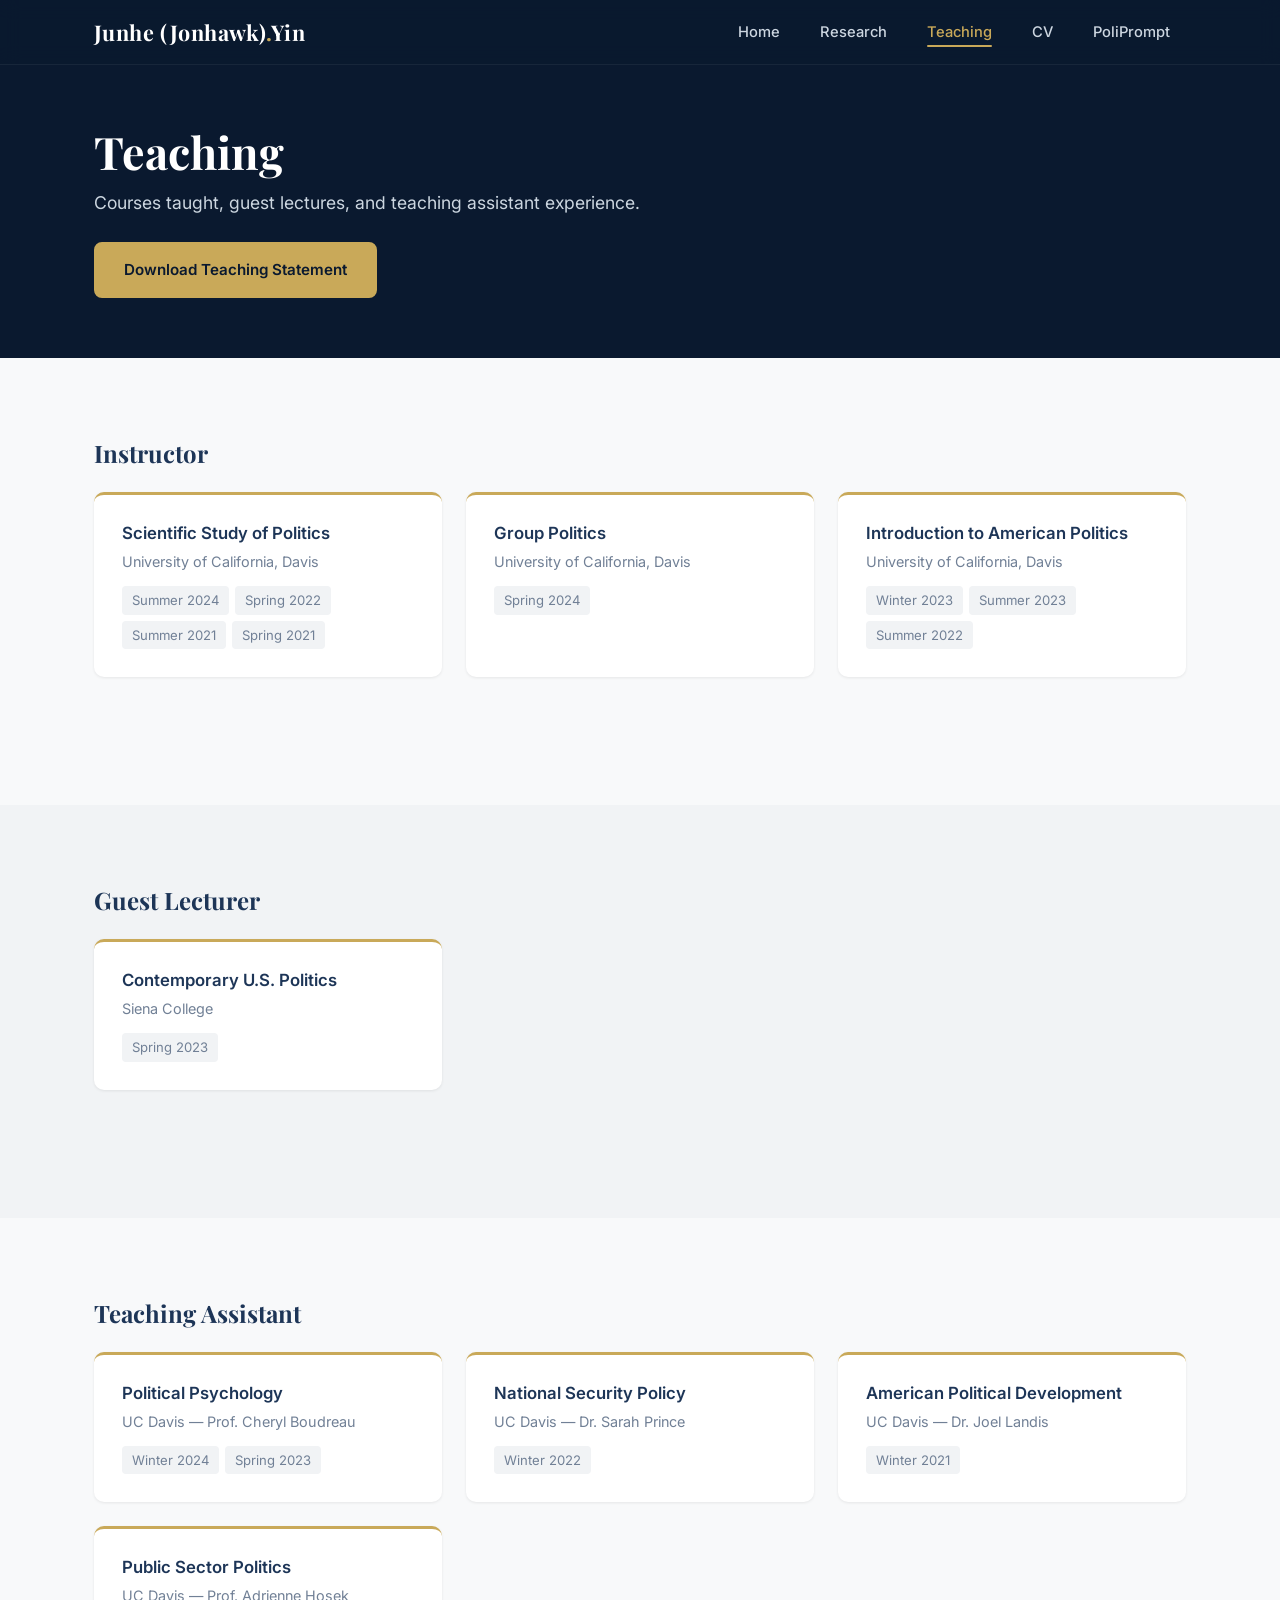
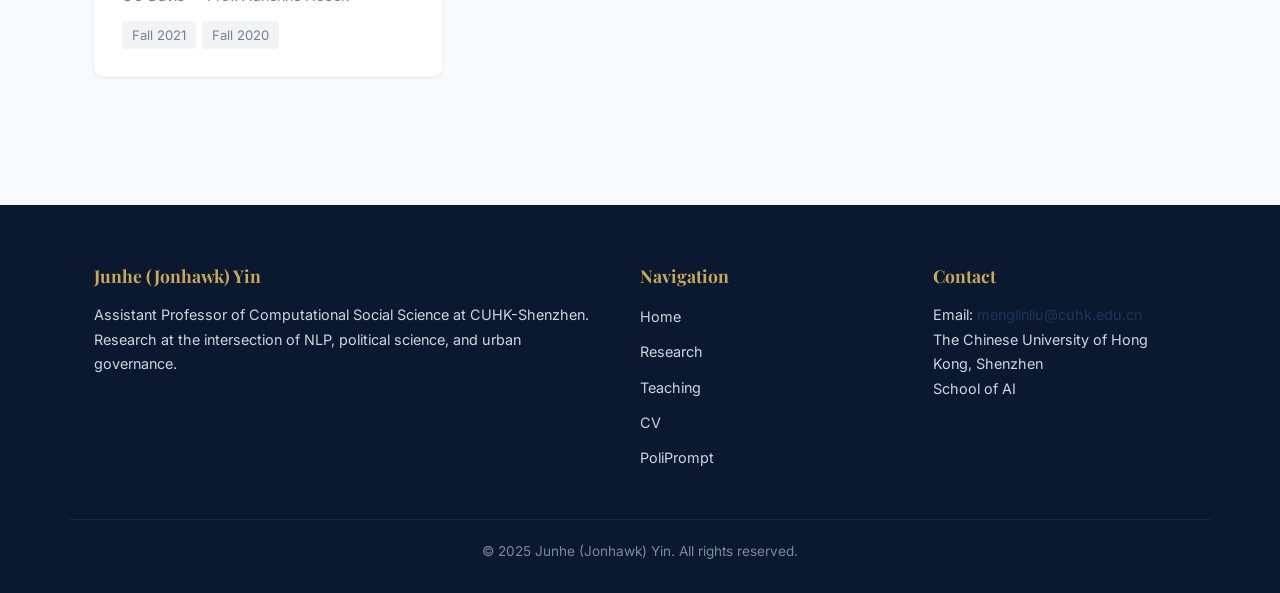
<file: teaching.html>
<!DOCTYPE html>
<html lang="en">
<head>
    <meta charset="UTF-8">
    <meta name="viewport" content="width=device-width, initial-scale=1.0">
    <title>Teaching | Junhe (Jonhawk) Yin</title>

    <link rel="preconnect" href="https://fonts.googleapis.com">
    <link rel="preconnect" href="https://fonts.gstatic.com" crossorigin>
    <link href="https://fonts.googleapis.com/css2?family=Inter:wght@300;400;500;600;700&family=Merriweather:wght@300;400&family=Playfair+Display:wght@400;600;700&display=swap" rel="stylesheet">
    <link rel="stylesheet" href="css/style.css">
</head>
<body>

    <!-- ========== HEADER ========== -->
    <header class="site-header">
        <div class="nav-inner">
            <a href="index.html" class="nav-logo">Junhe (Jonhawk)<span class="dot">.</span>Yin</a>
            <button class="hamburger" aria-label="Toggle navigation">
                <span></span><span></span><span></span>
            </button>
            <ul class="nav-links">
                <li><a href="index.html">Home</a></li>
                <li><a href="research.html">Research</a></li>
                <li><a href="teaching.html" class="active">Teaching</a></li>
                <li><a href="CV.html">CV</a></li>
                <li><a href="Poliprompt_Package.html">PoliPrompt</a></li>
            </ul>
        </div>
    </header>

    <!-- ========== PAGE BANNER ========== -->
    <section class="page-banner">
        <div class="container">
            <h1>Teaching</h1>
            <p>Courses taught, guest lectures, and teaching assistant experience.</p>
            <div class="banner-buttons">
                <a href="Teaching Statement_0821.pdf" target="_blank" class="btn btn-gold">Download Teaching Statement</a>
            </div>
        </div>
    </section>

    <!-- ========== INSTRUCTOR ========== -->
    <section class="section">
        <div class="container">
            <div class="teaching-group reveal">
                <h2 class="teaching-group-title">Instructor</h2>
                <div class="teaching-grid">
                    <div class="teaching-card reveal" data-delay="100">
                        <h4>Scientific Study of Politics</h4>
                        <p class="institution">University of California, Davis</p>
                        <ul class="terms">
                            <li>Summer 2024</li>
                            <li>Spring 2022</li>
                            <li>Summer 2021</li>
                            <li>Spring 2021</li>
                        </ul>
                    </div>
                    <div class="teaching-card reveal" data-delay="200">
                        <h4>Group Politics</h4>
                        <p class="institution">University of California, Davis</p>
                        <ul class="terms">
                            <li>Spring 2024</li>
                        </ul>
                    </div>
                    <div class="teaching-card reveal" data-delay="300">
                        <h4>Introduction to American Politics</h4>
                        <p class="institution">University of California, Davis</p>
                        <ul class="terms">
                            <li>Winter 2023</li>
                            <li>Summer 2023</li>
                            <li>Summer 2022</li>
                        </ul>
                    </div>
                </div>
            </div>
        </div>
    </section>

    <!-- ========== GUEST LECTURER ========== -->
    <section class="section section--alt">
        <div class="container">
            <div class="teaching-group reveal">
                <h2 class="teaching-group-title">Guest Lecturer</h2>
                <div class="teaching-grid">
                    <div class="teaching-card reveal" data-delay="100">
                        <h4>Contemporary U.S. Politics</h4>
                        <p class="institution">Siena College</p>
                        <ul class="terms">
                            <li>Spring 2023</li>
                        </ul>
                    </div>
                </div>
            </div>
        </div>
    </section>

    <!-- ========== TEACHING ASSISTANT ========== -->
    <section class="section">
        <div class="container">
            <div class="teaching-group reveal">
                <h2 class="teaching-group-title">Teaching Assistant</h2>
                <div class="teaching-grid">
                    <div class="teaching-card reveal" data-delay="100">
                        <h4>Political Psychology</h4>
                        <p class="institution">UC Davis &mdash; Prof. Cheryl Boudreau</p>
                        <ul class="terms">
                            <li>Winter 2024</li>
                            <li>Spring 2023</li>
                        </ul>
                    </div>
                    <div class="teaching-card reveal" data-delay="200">
                        <h4>National Security Policy</h4>
                        <p class="institution">UC Davis &mdash; Dr. Sarah Prince</p>
                        <ul class="terms">
                            <li>Winter 2022</li>
                        </ul>
                    </div>
                    <div class="teaching-card reveal" data-delay="300">
                        <h4>American Political Development</h4>
                        <p class="institution">UC Davis &mdash; Dr. Joel Landis</p>
                        <ul class="terms">
                            <li>Winter 2021</li>
                        </ul>
                    </div>
                    <div class="teaching-card reveal" data-delay="400">
                        <h4>Public Sector Politics</h4>
                        <p class="institution">UC Davis &mdash; Prof. Adrienne Hosek</p>
                        <ul class="terms">
                            <li>Fall 2021</li>
                            <li>Fall 2020</li>
                        </ul>
                    </div>
                </div>
            </div>
        </div>
    </section>

    <!-- ========== FOOTER ========== -->
    <footer class="site-footer">
        <div class="footer-grid">
            <div class="footer-col">
                <h4>Junhe (Jonhawk) Yin</h4>
                <p>Assistant Professor of Computational Social Science at CUHK-Shenzhen. Research at the intersection of NLP, political science, and urban governance.</p>
            </div>
            <div class="footer-col">
                <h4>Navigation</h4>
                <ul>
                    <li><a href="index.html">Home</a></li>
                    <li><a href="research.html">Research</a></li>
                    <li><a href="teaching.html">Teaching</a></li>
                    <li><a href="CV.html">CV</a></li>
                    <li><a href="Poliprompt_Package.html">PoliPrompt</a></li>
                </ul>
            </div>
            <div class="footer-col">
                <h4>Contact</h4>
                <p>
                    Email: <a href="mailto:menglinliu@cuhk.edu.cn">menglinliu@cuhk.edu.cn</a><br>
                    The Chinese University of Hong Kong, Shenzhen<br>
                    School of AI
                </p>
            </div>
        </div>
        <div class="footer-bottom">
            &copy; 2025 Junhe (Jonhawk) Yin. All rights reserved.
        </div>
    </footer>

    <script src="js/main.js"></script>
</body>
</html>
</file>
<file: css/style.css>
/* ============================================
   Junhe (Jonhawk) Yin Academic Portfolio
   Elegant Academic — Deep Navy & Gold
   ============================================ */

/* ---------- Design Tokens ---------- */
:root {
  --navy-900: #0a192f;
  --navy-800: #112240;
  --navy-700: #1d3557;
  --navy-100: #ccd6e0;
  --gold-500: #c9a959;
  --gold-400: #d4b96a;
  --gold-100: #f5f0e1;
  --off-white: #f8f9fa;
  --gray-50:  #f1f3f5;
  --text-dark: #1a202c;
  --text-body: #4a5568;
  --text-muted: #718096;
  --white: #ffffff;
  --shadow-sm: 0 1px 3px rgba(0,0,0,.08);
  --shadow-md: 0 4px 14px rgba(0,0,0,.1);
  --shadow-lg: 0 10px 30px rgba(0,0,0,.12);
  --radius: 10px;
  --transition: .3s ease;
}

/* ---------- Reset & Base ---------- */
*,*::before,*::after { box-sizing: border-box; margin: 0; padding: 0; }

html { scroll-behavior: smooth; }

body {
  font-family: 'Inter', -apple-system, BlinkMacSystemFont, 'Segoe UI', sans-serif;
  line-height: 1.7;
  color: var(--text-body);
  background-color: var(--off-white);
  font-size: 16px;
  overflow-x: hidden;
}

img { max-width: 100%; display: block; }

a { color: var(--navy-700); text-decoration: none; transition: color var(--transition); }
a:hover { color: var(--gold-500); }

h1,h2,h3,h4 {
  font-family: 'Playfair Display', Georgia, serif;
  color: var(--text-dark);
  line-height: 1.25;
}

/* ---------- Utility ---------- */
.container {
  max-width: 1140px;
  margin: 0 auto;
  padding: 0 24px;
}

.section { padding: 80px 0; }
.section--alt { background-color: var(--gray-50); }

.section-heading {
  font-size: 2rem;
  margin-bottom: 12px;
  color: var(--navy-700);
}

.section-heading::after {
  content: '';
  display: block;
  width: 60px;
  height: 3px;
  background: var(--gold-500);
  margin-top: 12px;
  border-radius: 2px;
}

.section-sub {
  color: var(--text-muted);
  font-size: 1.05rem;
  margin-bottom: 40px;
  max-width: 640px;
}

/* ---------- Scroll Reveal ---------- */
.reveal {
  opacity: 0;
  transform: translateY(30px);
  transition: opacity .6s ease, transform .6s ease;
}
.reveal.visible {
  opacity: 1;
  transform: translateY(0);
}

/* Respect reduced motion */
@media (prefers-reduced-motion: reduce) {
  .reveal { opacity: 1; transform: none; transition: none; }
}

/* ---------- Sticky Navigation ---------- */
.site-header {
  position: fixed;
  top: 0; left: 0; right: 0;
  z-index: 1000;
  background: rgba(10,25,47,.92);
  backdrop-filter: blur(10px);
  -webkit-backdrop-filter: blur(10px);
  border-bottom: 1px solid rgba(255,255,255,.06);
  transition: box-shadow var(--transition);
}

.site-header.scrolled {
  box-shadow: 0 2px 20px rgba(0,0,0,.25);
}

.nav-inner {
  display: flex;
  align-items: center;
  justify-content: space-between;
  height: 64px;
  max-width: 1140px;
  margin: 0 auto;
  padding: 0 24px;
}

.nav-logo {
  font-family: 'Playfair Display', Georgia, serif;
  font-size: 1.35rem;
  font-weight: 700;
  color: var(--white);
  letter-spacing: .02em;
}
.nav-logo .dot { color: var(--gold-500); }

.nav-links {
  list-style: none;
  display: flex;
  gap: 8px;
}

.nav-links a {
  color: var(--navy-100);
  font-size: .92rem;
  font-weight: 500;
  padding: 8px 16px;
  border-radius: 6px;
  transition: color var(--transition), background var(--transition);
  position: relative;
}

.nav-links a:hover {
  color: var(--gold-400);
}

.nav-links a.active {
  color: var(--gold-500);
}
.nav-links a.active::after {
  content: '';
  position: absolute;
  bottom: 2px;
  left: 16px;
  right: 16px;
  height: 2px;
  background: var(--gold-500);
  border-radius: 1px;
}

/* Hamburger */
.hamburger {
  display: none;
  flex-direction: column;
  gap: 5px;
  background: none;
  border: none;
  cursor: pointer;
  padding: 4px;
}
.hamburger span {
  display: block;
  width: 24px;
  height: 2px;
  background: var(--navy-100);
  border-radius: 2px;
  transition: transform var(--transition), opacity var(--transition);
}
.hamburger.open span:nth-child(1) { transform: translateY(7px) rotate(45deg); }
.hamburger.open span:nth-child(2) { opacity: 0; }
.hamburger.open span:nth-child(3) { transform: translateY(-7px) rotate(-45deg); }

/* ---------- Hero (homepage) ---------- */
.hero {
  background: var(--navy-900);
  min-height: 100vh;
  display: flex;
  align-items: center;
  padding-top: 64px; /* header height */
}

.hero-grid {
  display: grid;
  grid-template-columns: 1fr auto;
  gap: 60px;
  align-items: center;
  max-width: 1140px;
  margin: 0 auto;
  padding: 60px 24px;
}

.hero-text { max-width: 600px; }

.hero-greeting {
  font-family: 'Inter', sans-serif;
  font-size: 1rem;
  font-weight: 500;
  color: var(--gold-500);
  letter-spacing: .08em;
  text-transform: uppercase;
  margin-bottom: 12px;
}

.hero-name {
  font-family: 'Playfair Display', Georgia, serif;
  font-size: 3.5rem;
  font-weight: 700;
  color: var(--white);
  margin-bottom: 20px;
  line-height: 1.15;
}

.hero-titles {
  list-style: none;
  margin-bottom: 32px;
}
.hero-titles li {
  color: var(--navy-100);
  font-size: 1.05rem;
  line-height: 1.8;
  padding-left: 16px;
  position: relative;
}
.hero-titles li::before {
  content: '';
  position: absolute;
  left: 0;
  top: 50%;
  width: 6px;
  height: 6px;
  background: var(--gold-500);
  border-radius: 50%;
  transform: translateY(-50%);
}

.hero-buttons { display: flex; gap: 16px; flex-wrap: wrap; }

.btn {
  display: inline-flex;
  align-items: center;
  gap: 8px;
  padding: 13px 28px;
  font-size: .95rem;
  font-weight: 600;
  border-radius: 8px;
  transition: all var(--transition);
  cursor: pointer;
  border: 2px solid transparent;
}

.btn-gold {
  background: var(--gold-500);
  color: var(--navy-900);
  border-color: var(--gold-500);
}
.btn-gold:hover {
  background: var(--gold-400);
  border-color: var(--gold-400);
  color: var(--navy-900);
  transform: translateY(-2px);
  box-shadow: 0 4px 14px rgba(201,169,89,.35);
}

.btn-outline {
  background: transparent;
  color: var(--navy-100);
  border-color: var(--navy-100);
}
.btn-outline:hover {
  border-color: var(--gold-400);
  color: var(--gold-400);
  transform: translateY(-2px);
}

.hero-photo {
  width: 340px;
  height: 340px;
  border-radius: 50%;
  object-fit: cover;
  object-position: center 20%;
  border: 5px solid var(--gold-500);
  box-shadow: 0 0 0 8px rgba(201,169,89,.15);
}

/* ---------- Page Banner (sub-pages) ---------- */
.page-banner {
  background: var(--navy-900);
  padding-top: calc(64px + 60px); /* header + spacing */
  padding-bottom: 60px;
}

.page-banner h1 {
  font-family: 'Playfair Display', Georgia, serif;
  font-size: 2.8rem;
  color: var(--white);
  margin-bottom: 8px;
}

.page-banner p {
  color: var(--navy-100);
  font-size: 1.1rem;
  max-width: 600px;
}

.page-banner .banner-logo {
  width: 120px;
  margin-bottom: 20px;
  border-radius: 10px;
}

/* ---------- Highlight Cards (homepage) ---------- */
.highlights-grid {
  display: grid;
  grid-template-columns: repeat(3, 1fr);
  gap: 28px;
}

.highlight-card {
  background: var(--white);
  border-radius: var(--radius);
  padding: 36px 28px;
  box-shadow: var(--shadow-sm);
  transition: transform var(--transition), box-shadow var(--transition);
  border-top: 3px solid var(--gold-500);
}
.highlight-card:hover {
  transform: translateY(-4px);
  box-shadow: var(--shadow-md);
}

.highlight-card h3 {
  font-size: 1.25rem;
  margin-bottom: 12px;
  color: var(--navy-700);
}

.highlight-card p {
  font-size: .95rem;
  color: var(--text-muted);
  line-height: 1.7;
}

/* ---------- Research Cards ---------- */
.research-card {
  background: var(--white);
  border-radius: var(--radius);
  padding: 32px;
  margin-bottom: 28px;
  box-shadow: var(--shadow-sm);
  border-left: 4px solid var(--gold-500);
  transition: transform var(--transition), box-shadow var(--transition);
}
.research-card:hover {
  transform: translateY(-3px);
  box-shadow: var(--shadow-md);
}

.research-card h3 {
  font-family: 'Inter', sans-serif;
  font-size: 1.15rem;
  font-weight: 600;
  color: var(--navy-700);
  margin-bottom: 6px;
  line-height: 1.45;
}

.research-card h3 a {
  color: var(--navy-700);
}
.research-card h3 a:hover {
  color: var(--gold-500);
}

.research-card .authors {
  font-family: 'Merriweather', Georgia, serif;
  font-style: italic;
  color: var(--text-muted);
  font-size: .92rem;
  margin-bottom: 10px;
}

.journal-badge {
  display: inline-block;
  background: var(--gold-100);
  color: var(--navy-700);
  font-size: .78rem;
  font-weight: 600;
  text-transform: uppercase;
  letter-spacing: .06em;
  padding: 4px 12px;
  border-radius: 4px;
  margin-bottom: 12px;
}

.research-card details {
  margin-top: 14px;
  border-top: 1px solid #e8ecf1;
  padding-top: 14px;
}

.research-card details summary {
  cursor: pointer;
  font-weight: 600;
  font-size: .9rem;
  color: var(--navy-700);
  user-select: none;
  list-style: none;
  display: flex;
  align-items: center;
  gap: 6px;
}

.research-card details summary::-webkit-details-marker { display: none; }

.research-card details summary::before {
  content: '+';
  display: inline-flex;
  align-items: center;
  justify-content: center;
  width: 20px;
  height: 20px;
  border-radius: 50%;
  background: var(--gold-100);
  color: var(--navy-700);
  font-size: .85rem;
  font-weight: 700;
  flex-shrink: 0;
  transition: transform var(--transition);
}

.research-card details[open] summary::before {
  content: '\2212';
  transform: rotate(0deg);
}

.research-card details .abstract-text {
  margin-top: 12px;
  font-size: .93rem;
  color: var(--text-body);
  line-height: 1.8;
}

.research-card .extra-link {
  display: inline-block;
  margin-top: 12px;
  font-size: .9rem;
  font-weight: 600;
  color: var(--gold-500);
}
.research-card .extra-link:hover {
  color: var(--gold-400);
}

/* ---------- Teaching Cards ---------- */
.teaching-group { margin-bottom: 48px; }

.teaching-group-title {
  font-family: 'Playfair Display', Georgia, serif;
  font-size: 1.5rem;
  color: var(--navy-700);
  margin-bottom: 24px;
}

.teaching-grid {
  display: grid;
  grid-template-columns: repeat(auto-fill, minmax(320px, 1fr));
  gap: 24px;
}

.teaching-card {
  background: var(--white);
  border-radius: var(--radius);
  padding: 28px;
  box-shadow: var(--shadow-sm);
  border-top: 3px solid var(--gold-500);
  transition: transform var(--transition), box-shadow var(--transition);
}
.teaching-card:hover {
  transform: translateY(-3px);
  box-shadow: var(--shadow-md);
}

.teaching-card h4 {
  font-family: 'Inter', sans-serif;
  font-size: 1.05rem;
  font-weight: 600;
  color: var(--navy-700);
  margin-bottom: 6px;
}

.teaching-card .institution {
  font-size: .9rem;
  color: var(--text-muted);
  margin-bottom: 12px;
}

.teaching-card .terms {
  list-style: none;
  display: flex;
  flex-wrap: wrap;
  gap: 6px;
}

.teaching-card .terms li {
  background: var(--gray-50);
  color: var(--text-muted);
  font-size: .82rem;
  padding: 3px 10px;
  border-radius: 4px;
}

/* ---------- CV Timeline ---------- */
.timeline {
  position: relative;
  padding-left: 36px;
}

.timeline::before {
  content: '';
  position: absolute;
  left: 10px;
  top: 0;
  bottom: 0;
  width: 2px;
  background: var(--gold-500);
}

.timeline-item {
  position: relative;
  margin-bottom: 40px;
}

.timeline-item::before {
  content: '';
  position: absolute;
  left: -32px;
  top: 6px;
  width: 14px;
  height: 14px;
  border-radius: 50%;
  background: var(--gold-500);
  border: 3px solid var(--off-white);
  box-shadow: 0 0 0 2px var(--gold-500);
}

.timeline-item .tl-header {
  display: flex;
  justify-content: space-between;
  align-items: baseline;
  flex-wrap: wrap;
  gap: 8px;
  margin-bottom: 4px;
}

.timeline-item .tl-title {
  font-family: 'Inter', sans-serif;
  font-weight: 600;
  font-size: 1.1rem;
  color: var(--text-dark);
}

.timeline-item .tl-date {
  font-size: .9rem;
  color: var(--text-muted);
  font-weight: 500;
}

.timeline-item .tl-org {
  font-family: 'Merriweather', Georgia, serif;
  font-style: italic;
  color: var(--text-muted);
  font-size: .95rem;
  margin-bottom: 10px;
}

.timeline-item ul {
  list-style: disc;
  padding-left: 20px;
}
.timeline-item li {
  font-size: .93rem;
  margin-bottom: 6px;
  color: var(--text-body);
}

/* ---------- Skills Grid ---------- */
.skills-grid {
  display: grid;
  grid-template-columns: repeat(auto-fill, minmax(260px, 1fr));
  gap: 20px;
}

.skill-card {
  background: var(--white);
  border-radius: var(--radius);
  padding: 24px;
  box-shadow: var(--shadow-sm);
  border-left: 3px solid var(--gold-500);
}

.skill-card h4 {
  font-family: 'Inter', sans-serif;
  font-size: .92rem;
  font-weight: 700;
  text-transform: uppercase;
  letter-spacing: .05em;
  color: var(--navy-700);
  margin-bottom: 8px;
}

.skill-card p {
  font-size: .93rem;
  color: var(--text-body);
  line-height: 1.6;
}

/* ---------- Projects (CV) ---------- */
.project-item {
  background: var(--white);
  border-radius: var(--radius);
  padding: 28px;
  margin-bottom: 24px;
  box-shadow: var(--shadow-sm);
  border-left: 4px solid var(--navy-700);
}

.project-item .proj-header {
  display: flex;
  justify-content: space-between;
  align-items: baseline;
  flex-wrap: wrap;
  gap: 8px;
  margin-bottom: 4px;
}

.project-item .proj-title {
  font-family: 'Inter', sans-serif;
  font-weight: 600;
  font-size: 1.05rem;
  color: var(--text-dark);
}

.project-item .proj-date {
  font-size: .88rem;
  color: var(--text-muted);
  font-weight: 500;
}

.project-item .proj-tech {
  font-size: .85rem;
  color: var(--gold-500);
  font-weight: 500;
  margin-bottom: 10px;
}

.project-item ul {
  list-style: disc;
  padding-left: 20px;
}
.project-item li {
  font-size: .93rem;
  margin-bottom: 6px;
  color: var(--text-body);
}

/* ---------- PoliPrompt Feature Cards ---------- */
.feature-grid {
  display: grid;
  grid-template-columns: repeat(auto-fill, minmax(340px, 1fr));
  gap: 28px;
}

.feature-card {
  background: var(--white);
  border-radius: var(--radius);
  padding: 36px 28px;
  box-shadow: var(--shadow-sm);
  border-top: 3px solid var(--gold-500);
  transition: transform var(--transition), box-shadow var(--transition);
}
.feature-card:hover {
  transform: translateY(-4px);
  box-shadow: var(--shadow-md);
}

.feature-card h3 {
  font-family: 'Inter', sans-serif;
  font-size: 1.15rem;
  font-weight: 600;
  color: var(--navy-700);
  margin-bottom: 10px;
}

.feature-card p {
  font-size: .93rem;
  color: var(--text-body);
  line-height: 1.7;
  margin-bottom: 16px;
}

.feature-card .btn {
  font-size: .88rem;
  padding: 10px 20px;
}

/* ---------- Banner Buttons (CV, Teaching) ---------- */
.banner-buttons {
  display: flex;
  gap: 14px;
  margin-top: 24px;
  flex-wrap: wrap;
}

.banner-contact {
  color: var(--navy-100);
  font-size: .95rem;
  margin-top: 12px;
}
.banner-contact a {
  color: var(--gold-400);
}
.banner-contact a:hover {
  color: var(--gold-500);
}

/* ---------- Summary Box ---------- */
.summary-box {
  background: var(--white);
  border-left: 4px solid var(--gold-500);
  border-radius: var(--radius);
  padding: 28px;
  margin-bottom: 40px;
  box-shadow: var(--shadow-sm);
  font-size: 1rem;
  color: var(--text-body);
  line-height: 1.8;
}

/* ---------- Footer ---------- */
.site-footer {
  background: var(--navy-900);
  color: var(--navy-100);
  padding: 60px 0 30px;
  margin-top: 0;
}

.footer-grid {
  display: grid;
  grid-template-columns: 2fr 1fr 1fr;
  gap: 40px;
  max-width: 1140px;
  margin: 0 auto;
  padding: 0 24px;
}

.footer-col h4 {
  font-family: 'Playfair Display', Georgia, serif;
  font-size: 1.1rem;
  color: var(--gold-500);
  margin-bottom: 16px;
}

.footer-col p {
  font-size: .9rem;
  color: var(--navy-100);
  line-height: 1.7;
}

.footer-col ul {
  list-style: none;
}
.footer-col ul li { margin-bottom: 8px; }
.footer-col ul li a {
  color: var(--navy-100);
  font-size: .9rem;
  transition: color var(--transition);
}
.footer-col ul li a:hover { color: var(--gold-400); }

.footer-bottom {
  max-width: 1140px;
  margin: 40px auto 0;
  padding: 20px 24px 0;
  border-top: 1px solid rgba(255,255,255,.08);
  text-align: center;
  font-size: .85rem;
  color: rgba(204,214,224,.6);
}

/* ---------- About Section (homepage) ---------- */
.about-text p {
  font-size: 1.05rem;
  color: var(--text-body);
  line-height: 1.85;
  margin-bottom: 1.2em;
}

.about-text em {
  font-family: 'Merriweather', Georgia, serif;
  font-style: italic;
  color: var(--text-dark);
}

.about-text a {
  color: var(--navy-700);
  font-weight: 500;
  border-bottom: 1px solid var(--gold-500);
}
.about-text a:hover { color: var(--gold-500); }

/* ---------- Responsive ---------- */
@media (max-width: 1024px) {
  .hero-name { font-size: 2.8rem; }
  .hero-photo { width: 280px; height: 280px; }
  .highlights-grid { grid-template-columns: 1fr 1fr; }
  .footer-grid { grid-template-columns: 1fr 1fr; }
}

@media (max-width: 768px) {
  /* Navigation */
  .nav-links {
    position: fixed;
    top: 64px;
    left: 0;
    right: 0;
    background: var(--navy-900);
    flex-direction: column;
    padding: 20px 24px;
    gap: 4px;
    transform: translateY(-120%);
    transition: transform .35s ease;
    box-shadow: 0 8px 20px rgba(0,0,0,.3);
  }
  .nav-links.open { transform: translateY(0); }
  .nav-links a { padding: 12px 16px; font-size: 1rem; }
  .hamburger { display: flex; }

  /* Hero */
  .hero { min-height: auto; padding-top: 64px; }
  .hero-grid {
    grid-template-columns: 1fr;
    text-align: center;
    gap: 40px;
    padding: 40px 24px 60px;
  }
  .hero-text { max-width: 100%; }
  .hero-photo {
    width: 240px; height: 240px;
    margin: 0 auto;
    order: -1;
  }
  .hero-name { font-size: 2.2rem; }
  .hero-titles li { text-align: left; }
  .hero-buttons { justify-content: center; }

  /* Page Banner */
  .page-banner { padding-top: calc(64px + 40px); padding-bottom: 40px; }
  .page-banner h1 { font-size: 2rem; }

  /* Grids */
  .highlights-grid { grid-template-columns: 1fr; }
  .teaching-grid { grid-template-columns: 1fr; }
  .skills-grid { grid-template-columns: 1fr; }
  .feature-grid { grid-template-columns: 1fr; }

  /* Footer */
  .footer-grid { grid-template-columns: 1fr; gap: 28px; }

  /* Section */
  .section { padding: 50px 0; }
  .section-heading { font-size: 1.6rem; }
}

@media (max-width: 480px) {
  .hero-name { font-size: 1.8rem; }
  .hero-photo { width: 200px; height: 200px; }
  .btn { padding: 11px 22px; font-size: .88rem; }
  .research-card { padding: 24px 20px; }
  .teaching-card { padding: 22px 18px; }
}
</file>
